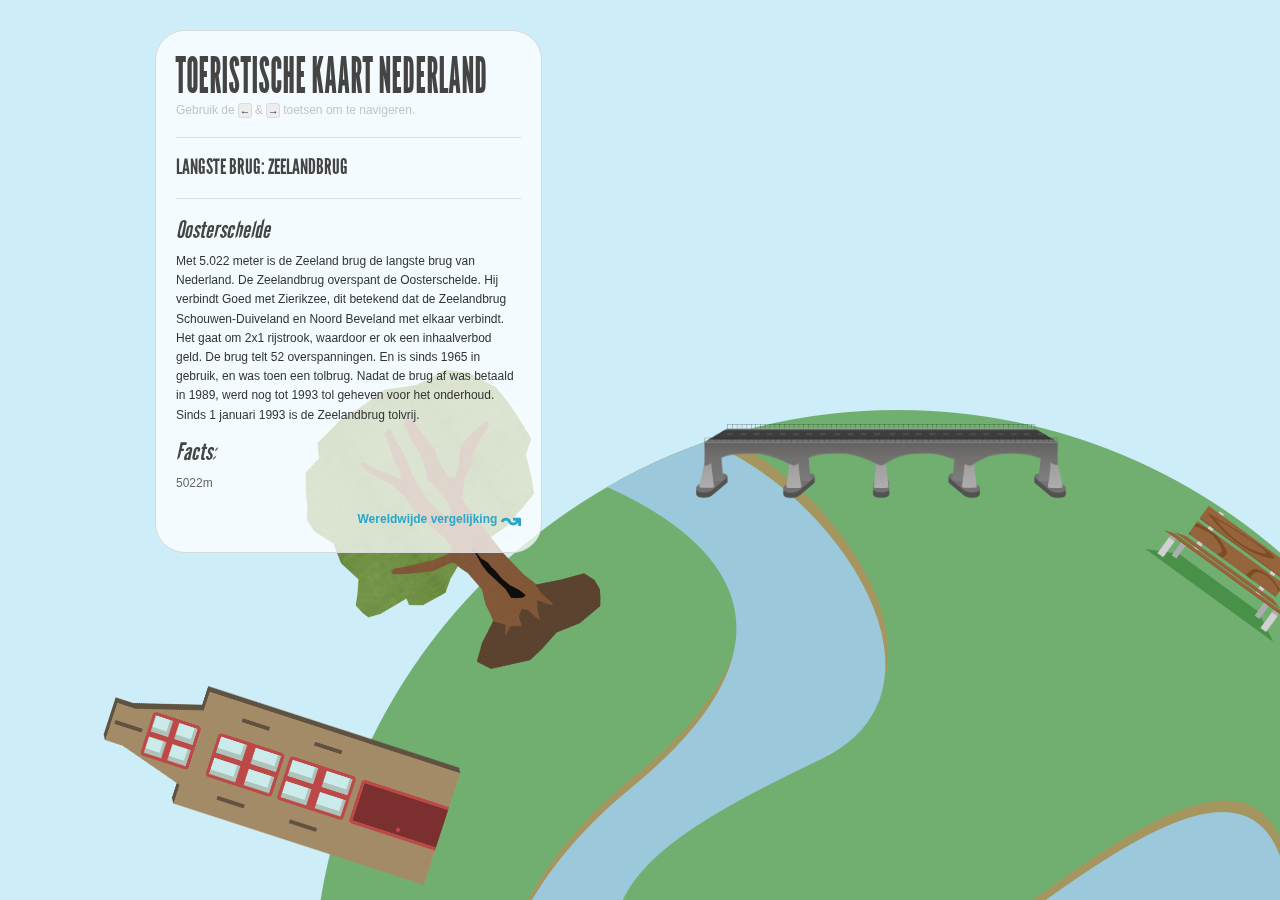
<file: Data verzamelen/Toeristische kaart/index.html>
<!DOCTYPE html>
<!--[if IE 8]>
<html class="no-js lt-ie9" lang="en"> <![endif]-->
<!--[if gt IE 8]><!-->
<html class="no-js" lang="en"> <!--<![endif]-->

<head>
    <meta charset="utf-8">
    <title>Toeristische kaart Nederland | Data</title>

    <meta name="description" content="">
    <meta name="keywords" content="">
    <meta name="HandheldFriendly" content="True">
    <meta name="MobileOptimized" content="320">
    <meta name="viewport" content="width=device-width, initial-scale=1, maximum-scale=1, user-scalable=no"/>
    <meta http-equiv="cleartype" content="on">

    <!-- iOS -->
    <meta name="apple-mobile-web-app-capable" content="yes">
    <meta name="apple-mobile-web-app-status-bar-style" content="black">
    <meta name="apple-mobile-web-app-title" content="Kaart">

    <!-- iPhone -->
    <link href="img/touch/apple-touch-icon-57x57-precomposed.png" sizes="57x57" rel="apple-touch-icon">
    <link href="img/startup/startup.png"
          media="(device-width: 320px) and (device-height: 480px)
                    and (-webkit-device-pixel-ratio: 1)"
          rel="apple-touch-startup-image">

    <!-- iPhone (Retina) -->
    <link href="img/touch/apple-touch-icon-114x114-precomposed.png" sizes="114x114" rel="apple-touch-icon">
    <link href="img/startup/startup-retina.png"
          media="(device-width: 320px) and (device-height: 480px)
                    and (-webkit-device-pixel-ratio: 2)"
          rel="apple-touch-startup-image">

    <!-- iPhone (Retina) iOS 7 -->
    <link rel="apple-touch-icon" href="img/touch/apple-touch-icon-120x120-precomposed.png" sizes="120x120">

    <!-- iPhone 5 -->
    <link href="img/startup/startup-retina-4in.png"
          media="(device-width: 320px) and (device-height: 568px)
                    and (-webkit-device-pixel-ratio: 2)"
          rel="apple-touch-startup-image">

    <!-- iPad -->
    <link href="img/touch/apple-touch-icon-72x72-precomposed.png" sizes="72x72" rel="apple-touch-icon">
    <link href="img/startup/startup-tablet-portrait.png"
          media="(device-width: 768px) and (device-height: 1024px)
                    and (orientation: portrait)
                    and (-webkit-device-pixel-ratio: 1)"
          rel="apple-touch-startup-image">
    <link href="img/startup/startup-tablet-landscape.png"
          media="(device-width: 768px) and (device-height: 1024px)
                    and (orientation: landscape)
                    and (-webkit-device-pixel-ratio: 1)"
          rel="apple-touch-startup-image">

    <!-- iPad iOS 7 -->
    <link rel="apple-touch-icon" href="img/touch/apple-touch-icon-76x76-precomposed.png" sizes="76x76">

    <!-- iPad (Retina) -->
    <link href="img/touch/apple-touch-icon-144x144-precomposed.png"
          sizes="144x144"
          rel="apple-touch-icon">
    <link href="img/startup/startup-tablet-portrait-retina.png"
          media="(device-width: 768px) and (device-height: 1024px)
                    and (orientation: portrait)
                    and (-webkit-device-pixel-ratio: 2)"
          rel="apple-touch-startup-image">
    <link href="img/startup/startup-tablet-landscape-retina.png"
          media="(device-width: 768px) and (device-height: 1024px)
                    and (orientation: landscape)
                    and (-webkit-device-pixel-ratio: 2)"
          rel="apple-touch-startup-image">

    <!-- iPad (Retina) iOS 7 -->
    <link rel="apple-touch-icon" href="img/touch/apple-touch-icon-152x152-precomposed.png" sizes="152x152">


    <!--<link rel="apple-touch-startup-image" href="img/startup/startup.png"/>-->
    <link rel="shortcut icon" href="favicon.ico" type="image/x-icon">


    <!-- Tile icon for Win8 (144x144 + tile color) -->
    <meta name="msapplication-TileImage" content="img/touch/apple-touch-icon-144x144-precomposed.png">
    <meta name="msapplication-TileColor" content="#222222">

    <link rel="stylesheet" href="css/normalize.css">
    <link rel="stylesheet" href="css/foundation.css">
    <link rel="stylesheet" href="css/style.css">

    <script src="js/custom.modernizr.js"></script>
</head>
<body>
<div class="container">
    <div class="clouds"></div>

    <div class="frame weather-clouds weather-cloudy"></div>
    <div class="frame weather-mist weather-unknown"></div>
    <div class="frame weather-rain weather-heavyRain"></div>
    <div class="frame weather-snow weather-storm"></div>
    <div class="frame weather-sun weather-sunny"></div>
    <div class="frame">

        <div class="row">

            <div class="large-5 columns">
                <div class="panel">
                    <div class="row">
                        <div class="small-12 columns">
                            <h1>Toeristische kaart Nederland</h1>
                            <span style="color:#c4c4c4; font-size:12px;">Gebruik de <kbd>&#8592;</kbd> & <kbd>&#8594;</kbd> toetsen om te navigeren.</span>
                        </div>
                    </div>
                    <div class="row">
                        <div class="small-12 columns">
                            <hr>
                        </div>
                    </div>
                    <div class="row">


                        <div class="small-10 columns">
                            <div class="title"></div>
							<div class="weather-text" id="weather-description"></div>
                        </div>
                        <div class="small-2 columns">
                            <div class="weather">

                            </div>
                        </div>

                    </div>
                    <div class="row">
                        <div class="small-12 columns">
                            <hr>
                        </div>
                    </div>

                    <div class="row">
                        <div class="small-12 columns">
                            <div class="place"></div>
                            <p class="text"></p>
                        </div>
                    </div>
                    <div class="row">
                        <div class="small-12 columns">
                            <div class="facts">Facts:</div>
                            <p class="fact-text"></p>
                        </div>
                    </div>
                    <div class="row">
                        <div class="small-12 columns">
                            <a href="#" id="slide_comp">Wereldwijde vergelijking  <span>&#8605;</span></a>
                        </div>
                    </div>
                </div>
            </div>
            <div class="large-5 columns">
                <div class="panel comp">
                    <div class="row">
                        <div class="small-12 columns">
                            <h1>Wereldwijde vergelijking:</h1>
                        </div>
                    </div>
                    <div class="row">
                        <div class="small-12 columns">
                            <hr>
                        </div>
                    </div>
                    <div class="row">


                        <div class="small-10 columns">
                            <div class="comp_title"></div>
                        </div>
                        <div class="small-2 columns">
                            <div class="comp_weather">

                            </div>
                        </div>

                    </div>
                    <div class="row">
                        <div class="small-12 columns">
                            <hr>
                        </div>
                    </div>

                    <div class="row">
                        <div class="small-12 columns">
                            <div class="comp_place"></div>
                            <p class="comp_text"></p>
                        </div>
                    </div>
                    <div class="row">
                        <div class="small-12 columns">
                            <div class="facts">Facts:</div>
                            <p class="comp_fact-text"></p>
                        </div>
                    </div>
                </div>
            </div>
        </div>

        <div class="world">
            <div id="tree1" class="part tree"></div>
            <div id="tree2" class="part tree"></div>
            <div id="brug" class="part"></div>
            <div id="diksteBoom" class="part"></div>
            <div id="hoogsteGebouw" class="part"></div>
            <div id="kleinsteDorp" class="part"></div>
            <div id="laagstePlek" class="part"></div>
            <div id="molen" class="part"></div>
            <div id="oudsteHuis" class="part"></div>
            <div id="scheefsteToren" class="part"></div>
            <div id="smalsteHuis" class="part"></div>
            <div id="stilstePlek" class="part"></div>

        </div>
    </div>
</div>
<script src="js/jquery-2.0.3.min.js"></script>
<script src="js/jquery-ui-1.10.3.min.js"></script>
<script src="js/foundation.min.js"></script>
<script src="js/application.class.js"></script>
<script src="js/script.js"></script>
</body>
</html>
</file>
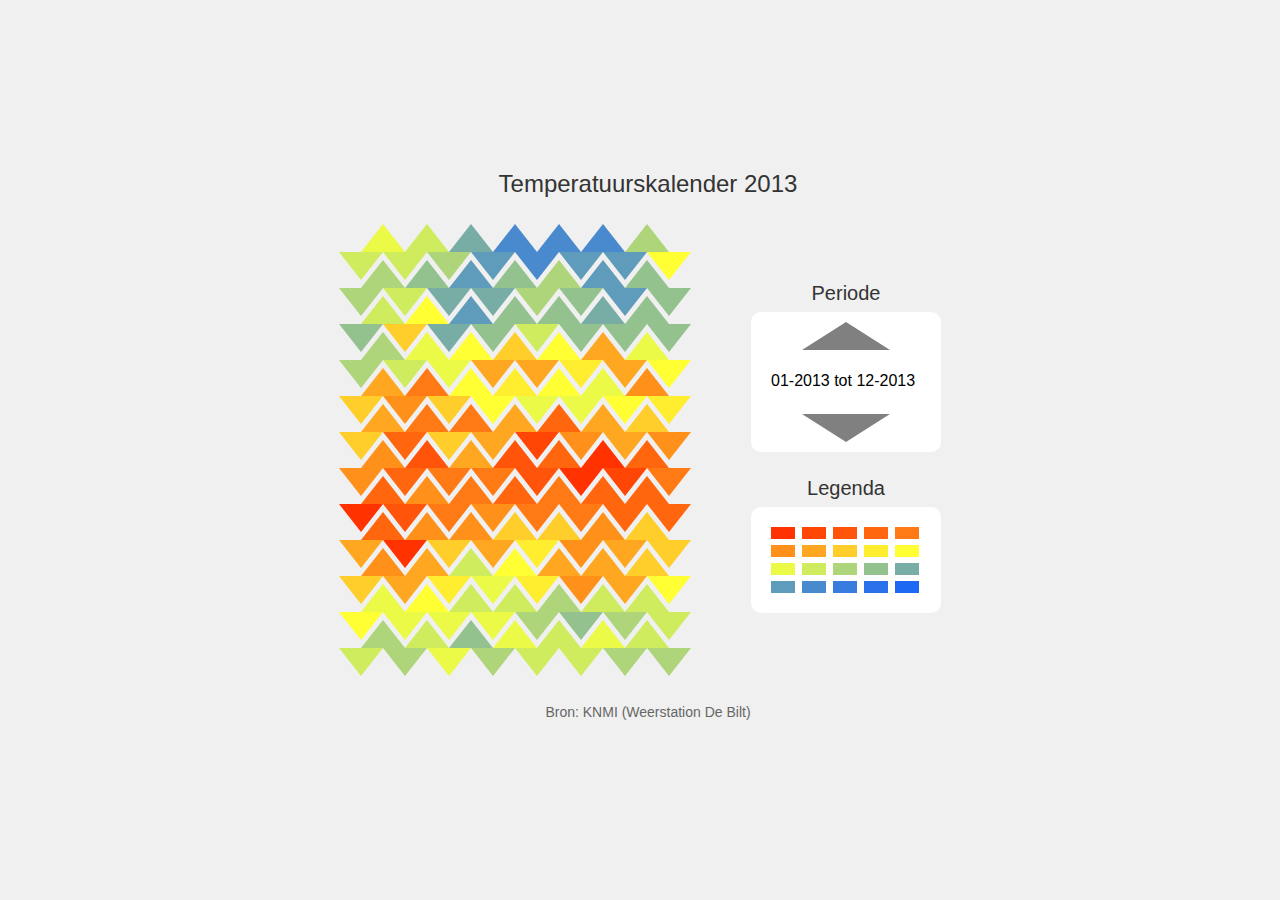
<file: Data visualiseren/Generatieve Kalender/index.html>
<!doctype html>
<head>
	<meta charset="utf-8">
	<title>Temperatuurskalender</title>
	<meta name="description" content="">
	<meta name="author" content="Tiggel">
	<link rel="stylesheet" href="css/style.css">
</head>
<body>
	<div class="title"></div>
	<div class="legend">
		<div class="text">Legenda</div>
		<div class="colors"></div>
	</div>
	<div class="image"></div>
	<div class="time">
		<div class="text">Periode</div>
		<div class="button-up"></div>
		<div class="year">2013</div>
		<div class="button-down"></div>
	</div>
	<div class="source">Bron: KNMI (Weerstation De Bilt)</div>
  </div>
	<script src="js/jquery-2.0.3.min.js"></script>
	<script src="js/data.js"></script>
	<script src="js/script.js"></script>
</body>
</html>
</file>
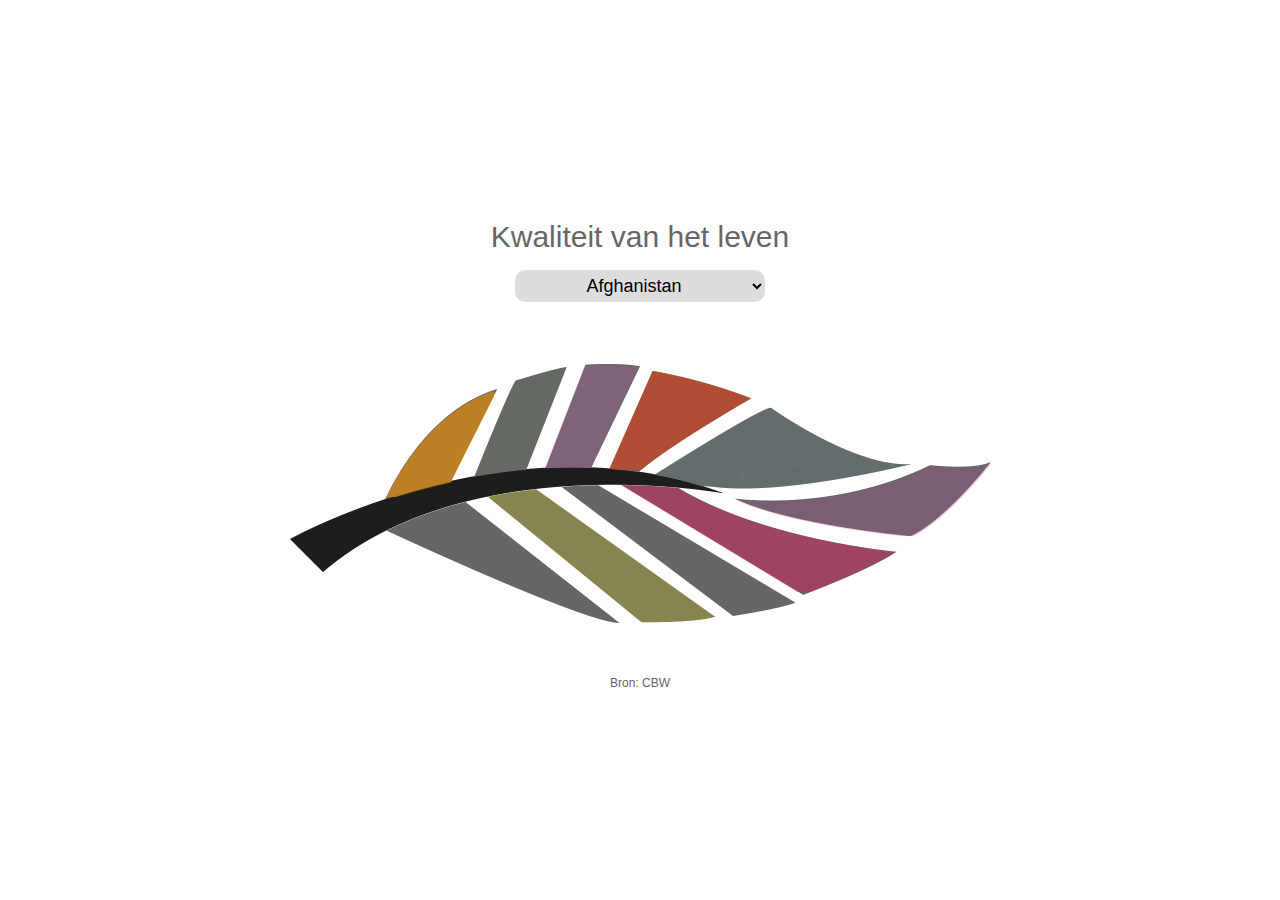
<file: Data visualiseren/Generatief les 3 en 4 - Logo/logo.html>
<!doctype html>
<head>
	<meta charset="utf-8">
	<title>Generatief logo</title>
	<meta name="description" content="">
	<meta name="author" content="">
	<link rel="stylesheet" href="css/style.css">
    <script src="js/jquery-2.0.3.min.js"></script>
	<script src="js/jquery-ui-1.10.3.min.js"></script>
	<script src="http://d3js.org/d3.v3.min.js" charset="utf-8"></script>
	<script src="js/script.js"></script>    
</head>
<body>
	<div class="background">
		<div class="container">
			<div class="title">Kwaliteit van het leven</div>
			<select class="dropdown" name="keuzes"></select>
			<div class="image">
				<div class="item" data-id="1"></div>
				<div class="item" data-id="2"></div>
				<div class="item" data-id="3"></div>
				<div class="item" data-id="4"></div>
				<div class="item" data-id="5"></div>
				<div class="item" data-id="6"></div>
				<div class="item" data-id="7"></div>
				<div class="item" data-id="8"></div>
				<div class="item" data-id="9"></div>
				<div class="item" data-id="10"></div>
			</div>
			<div id="bron">Bron: CBW</div>
		</div>
	</div>
</body>
</html>
</file>
<file: Data verzamelen/Toeristische kaart/css/style.css>
/* Regular */
@font-face {
    font-family: 'League Gothic';
    src: url('leaguegothic-italic-webfont.eot');
    src: url('leaguegothic-italic-webfont.eot?#iefix') format('embedded-opentype'),
         url('leaguegothic-italic-webfont.woff') format('woff'),
         url('leaguegothic-italic-webfont.ttf') format('truetype'),
         url('leaguegothic-italic-webfont.svg#league_gothic_italicregular') format('svg');
    font-weight: normal;
    font-style: italic;

}

/* Italic */
@font-face {
    font-family: 'League Gothic';
    src: url('leaguegothic-regular-webfont.eot');
    src: url('leaguegothic-regular-webfont.eot?#iefix') format('embedded-opentype'),
         url('leaguegothic-regular-webfont.woff') format('woff'),
         url('leaguegothic-regular-webfont.ttf') format('truetype'),
         url('leaguegothic-regular-webfont.svg#league_gothicregular') format('svg');
    font-weight: normal;
    font-style: normal;

}

/* Condensed */
@font-face {
    font-family: 'League Gothic Condensed';
    src: url('leaguegothic-condensed-regular-webfont.eot');
    src: url('leaguegothic-condensed-regular-webfont.eot?#iefix') format('embedded-opentype'),
         url('leaguegothic-condensed-regular-webfont.woff') format('woff'),
         url('leaguegothic-condensed-regular-webfont.ttf') format('truetype'),
         url('leaguegothic-condensed-regular-webfont.svg#league_gothic_condensed-Rg') format('svg');
    font-weight: normal;
    font-style: normal;

}

/* Condensed Italic */
@font-face {
    font-family: 'League Gothic Condensed';
    src: url('leaguegothic-condensed-italic-webfont.eot');
    src: url('leaguegothic-condensed-italic-webfont.eot?#iefix') format('embedded-opentype'),
         url('leaguegothic-condensed-italic-webfont.woff') format('woff'),
         url('leaguegothic-condensed-italic-webfont.ttf') format('truetype'),
         url('leaguegothic-condensed-italic-webfont.svg#league_gothic_condensed_itaRg') format('svg');
    font-weight: normal;
    font-style: italic;
}

body
{
	background: #cdeef9;
}

.container
{
    -webkit-backface-visibility: hidden;
}
.container .frame
{
	position: absolute;
	width: 100%;
	height: 100%;
	overflow: hidden;
	background-position: 0px 0px;
	-webkit-background-size: cover;
	-moz-background-size: cover;
	-o-background-size: cover;
	background-size: cover;
}

.comp_panel{
    float: right;
}

.frame .panel
{
    border-radius: 30px;
   	background: rgba(255, 255, 255, 0.75);
   	z-index: 1;
    margin: 30px 0 0 0px;
    position: relative;
}
.frame .panel h1{
    font-family: 'league gothic condensed';
    text-transform: uppercase;
    color: #444;
    font-size: 50px;
    font-weight: 100;
    margin: 0;
}

.frame .panel p{
font-size: 0.75em;
    margin-top:10px;
}

.panel .title, .panel .comp_title
{
    font-family: 'league gothic';
    text-transform: uppercase;
	color: #444;
	font-size: 21px;
}
.panel .place, .panel .comp_place
{
	color: #444;

	font-size: 24px;
    font-family: 'league gothic';
    font-style: italic;

}

.panel .facts
{
	color: #444;

	font-size: 24px;
    font-family: 'league gothic';
    font-style: italic;

}
.panel .text,
{
	color: #666;
	font-size: 15px;
}

.panel a#slide_comp{
    font-size: 0.75em;
    float: right;
    font-weight: bold;
}
.panel a#slide_comp span{
    font-size: 2em;
    vertical-align:middle;
}
.comp{
    display: none;
}
.panel .fact-text
{
	color: #666;
	font-size: 15px;
}
/*.container .clouds {*/
	/*position: absolute;*/
	/*width: 100%;*/
	/*height: 100%;*/
	/*overflow: hidden;*/
	/*background-image: url('../img/clouds.png');*/
	/*background-repeat: repeat-x;*/
	/*background-position: 0px 100px;*/
	/*-webkit-animation: clouds 60s linear infinite;*/
/*}*/
.container .frame .world
{
	position: absolute;
	top: -250px;
	left: 70%;
	margin: 0 0 0 -1250px;
	width: 2500px;
	height: 2500px;
	background: url('../img/world.png') no-repeat;
	background-size: contain;
	transform: rotate(0deg);
}
@-webkit-keyframes clouds
{
  0%    { background-position: 0px 100px; }
  100%  { background-position: 1000px 100px; }
}

.part {
	position: absolute;
    -webkit-backface-visibility: hidden;
}
#brug {
	background: url('../img/brug.png') no-repeat;
	background-size: 20%;
	width: 1920px;
	height: 1080px;
	top: 550px;
	left: 1050px;
}

.tree {
	background: url('../img/boompje.png') no-repeat;
	background-size: 15%;
	width: 834px;
	height: 1064px;
}

#tree1 {
	top: 420px;
	left: 673px;
	transform: rotate(270deg);
	-webkit-transform:rotate(270deg);
	-moz-transform:rotate(270deg);
}

#tree2 {
	top: 960px;
	left: 580px;
	transform: rotate(162deg);
	-webkit-transform:rotate(162deg);
	-moz-transform:rotate(162deg);
}

#diksteBoom {
	background: url('../img/dikste boom.png') no-repeat;
	background-size: 30%;
	width: 1920px;
	height: 1080px;
	top: 150px;
	left: 610px;
	transform: rotate(324deg);
	-webkit-transform:rotate(324deg);
	-moz-transform:rotate(324deg);
}

#hoogsteGebouw {
	background: url('../img/hoogste-gebouw.png') no-repeat;
	background-size: 40%;
	width: 430px;
	height: 1080px;
	top: 720px;
	left: 1400px;
	transform: rotate(72deg);
	-webkit-transform:rotate(72deg);
	-moz-transform:rotate(72deg);
}

#kleinsteDorp {
	background: url('../img/kleinste dorp.png') no-repeat;
	background-size: 20%;
	width: 1920px;
	height: 1080px;
	top: 1400px;
	left: 200px;
	transform: rotate(108deg);
	-webkit-transform:rotate(108deg);
	-moz-transform:rotate(108deg);
}

#laagstePlek {
	background: url('../img/laagste plek.png') no-repeat;
	background-size: 20%;
	width: 1920px;
	height: 1080px;
	top: 1200px;
	left: -100px;
	transform: rotate(144deg);
	-webkit-transform:rotate(144deg);
	-moz-transform:rotate(144deg);
}

#molen {
	background: url('../img/molen.png') no-repeat;
	background-size: 20%;
	width: 1920px;
	height: 1080px;
	top: 900px;
	left: -400px;
	transform: rotate(180deg);
	-webkit-transform:rotate(180deg);
	-moz-transform:rotate(180deg);
}

#oudsteHuis {
	background: url('../img/oudste stenen huis.png') no-repeat;
	background-size: 20%;
	width: 1920px;
	height: 1080px;
	top: 430px;
	left: -340px;
	transform: rotate(216deg);
	-webkit-transform:rotate(216deg);
	-moz-transform:rotate(216deg);
}

#scheefsteToren {
	background: url('../img/scheeftste-toren.png') no-repeat;
	background-size: 35%;
	width: 350px;
	height: 898px;
	top: 900px;
	left: 740px;
	transform: rotate(252deg);
	-webkit-transform:rotate(252deg);
	-moz-transform:rotate(252deg);
}

#smalsteHuis {
	background: url('../img/smalste-huis.png') no-repeat;
	background-size: 35%;
	width: 350px;
	height: 898px;
	top: 550px;
	left: 750px;
	transform: rotate(288deg);
	-webkit-transform:rotate(288deg);
	-moz-transform:rotate(288deg);
}

#stilstePlek {
	background: url('../img/stilste plek.png') no-repeat;
	background-size: 45%;
	width: 350px;
	height: 898px;
	top: 750px;
	left: 1250px;
	transform: rotate(36deg);
	-webkit-transform:rotate(36deg);
	-moz-transform:rotate(36deg);
}

.weather {
    font-family: 'league gothic';
    font-size: 19px;
	min-width: 50px;
}
.weather-text {
    font-family: 'league gothic';
    font-size: 14px;
    text-transform: uppercase;
    color: #c4c4c4;
    font-weight: normal;
}

.weather-rain {
	display: none;
	background-image: url('../img/weer/regen_background.png');
	opacity: 0.5;
}

.weather-sun {
	display: none;
	background-image: url('../img/sun.png');

}

.weather-snow {
	display: none;
	background-image: url('../img/weer/sneeuw.png');
}

.weather-mist {
	display: none;
	background-image: url('../img/weer/mist_background.png');

}

.weather-clouds {
	display: none;
	background-image: url('../img/weer/bg-clouds.png');
}
</file>
<file: Data visualiseren/Generatieve Kalender/css/style.css>
* {
}
body {
	background: #f0f0f0;
}
.title
{
	position: absolute;
	top: 50%;
	width: 100%;
	margin-top: -280px;
	color: #333;
	font-size: 24px;
	font-family: "HelveticaNeue-Light", "Helvetica Neue Light", "Helvetica Neue", Helvetica, Arial, sans-serif;
	text-align: center;
	-webkit-font-smoothing: antialiased;
}
.source
{
	position: absolute;
	top: 50%;
	width: 100%;
	margin-top: 254px;
	color: #666;
	font-size: 14px;
	font-family: "HelveticaNeue-Light", "Helvetica Neue Light", "Helvetica Neue", Helvetica, Arial, sans-serif;
	text-align: center;
	-webkit-font-smoothing: antialiased;
}
.legend
{
	position: absolute;
	top: 50%;
	left: 50%;
	width: 150px;
	margin-left: 111px;
	margin-top: 57px;
	padding: 20px;
	background: #fff;
	border-radius: 10px;
}
.legend .color
{
	position: relative;
	width: 24px;
	height: 12px;
	float: left;
	cursor: pointer;
}
.legend .color:not(:last-child)
{
	/*margin-bottom: 2px;*/
}
.legend .color:not(:nth-child(5n-4))
{
	margin-left: 7px;
}
.legend .color:nth-child(1n+6)
{
	margin-top: 6px;
}
.image
{
	position: absolute;
	top: 50%;
	left: 50%;
	width: 352px;
	height: 452px;
	margin-left: -301px;
	margin-top: -226px;
	padding-top: 20px;
	overflow: hidden;
}
.image .row
{
	position: relative;
	margin-top: -20px;
	width: 100%;
	height: 56px;
}
.triangle-down
{
	position: absolute;
	width: 0;
	height: 0;
	border-left: 22px solid transparent;
	border-right: 22px solid transparent;
	border-top: 28px solid white;
}
.triangle-down-move
{
	-webkit-animation: animationMoveDown 1s ease-in-out infinite;
}
.number-down
{
	position: absolute;
	width: 30px;
	top: -27px;
	left: -15px;
	color: #000;
	font-size: 12px;
	font-family: "HelveticaNeue-Light", "Helvetica Neue Light", "Helvetica Neue", Helvetica, Arial, sans-serif;
	text-align: center;
}
.triangle-up
{
	position: absolute;
	width: 0;
	height: 0;
	border-left: 22px solid transparent;
	border-right: 22px solid transparent;
	border-bottom: 28px solid white;
}
.triangle-up-move
{
	-webkit-animation: animationMoveUp 1s ease-in-out infinite;
}
.number-up
{
	position: absolute;
	width: 30px;
	top: 12px;
	left: -15px;
	color: #000;
	font-size: 12px;
	font-family: "HelveticaNeue-Light", "Helvetica Neue Light", "Helvetica Neue", Helvetica, Arial, sans-serif;
	text-align: center;
}
.time
{
	position: absolute;
	top: 50%;
	left: 50%;
	width: 150px;
	height: 100px;
	margin-left: 111px;
	margin-top: -138px;
	padding: 20px;
	background: white;
	border-radius: 10px;
}
.time .text, .legend .text
{
	position: absolute;
	top: -30px;
	margin-left: -20px;
	width: 100%;
	height: 40px;
	color: #333;
	font-size: 20px;
	font-family: "HelveticaNeue-Light", "Helvetica Neue Light", "Helvetica Neue", Helvetica, Arial, sans-serif;
	text-align: center;
	-webkit-font-smoothing: antialiased;
}
.time .button-up, .time .button-down
{
	position: absolute;
	left: 50%;
	margin-left: -44px;
	width: 0;
	height: 0;
	border-left: 44px solid transparent;
	border-right: 44px solid transparent;
	cursor: pointer;
}
.time .year
{
	position: absolute;
	top: 50%;
	margin-top: -10px;
	height: 20px;
	color: #000;
	font-size: 16px;
	font-family: "HelveticaNeue-Light", "Helvetica Neue Light", "Helvetica Neue", Helvetica, Arial, sans-serif;
	text-align: center;
}
.time .button-up
{
	top: 10px;
	border-bottom: 28px solid gray;
}
.time .button-up:active
{
	border-bottom-color: #666;
}
.time .button-down
{
	bottom: 10px;
	border-top: 28px solid gray;
}
.time .button-down:active
{
	border-top-color: #666;
}
@-webkit-keyframes animationMoveUp
{
	0%   { border-right: 22px solid transparent; border-left: 22px solid transparent; margin-left: 0px; }
	/*50%  {  opacity: 0.9; border-right: 22px solid transparent; border-right-width: 18px; border-left-width: 18px; border-bottom-width: 35px; margin-left: 4px; margin-top: -7px; }*/
	50%	 { opacity: 0.8; }
	100% { border-right: 22px solid transparent; border-left: 22px solid transparent; margin-left: 0px; }
}
@-webkit-keyframes animationMoveDown
{
	0%   { border-right: 22px solid transparent; border-left: 22px solid transparent; margin-left: 0px; }
	/*50%  {  opacity: 0.9; border-right: 22px solid transparent; border-right-width: 18px; border-left-width: 18px; border-top-width: 35px; margin-left: 4px; margin-top: 0px; }*/
	50%  { opacity: 0.8; }
	100% { border-right: 22px solid transparent; border-left: 22px solid transparent; margin-left: 0px; }
}
</file>
<file: Data visualiseren/Generatief les 3 en 4 - Logo/css/style.css>
* {
	padding: 0;
	margin: 0;
	border: 0;
}
body
{
}
h2
{
	width:100%;
	margin-top:5%;
	text-align:center;
	font-size:36px;
	color: #fff;
	background: -moz-linear-gradient(top, #bfd255 0%, #a0b76a 31%, #94a868 70%, #9ecb2d 100%);
	opacity:1;
}

#tooltip {
	z-index:200;
	background:#000;
	color:#fff;
	width:130px;
	padding:10px;
	height:auto;
	border-radius:20px;
	text-align: center;
	font-weight:bolder;
	font-family: Tahoma, Geneva, sans-serif;
}
.dropdown {
/*	padding-top:20px;
*/	
	position: absolute;
	top: 90px;
	left: 50%;
	margin-left: -125px;
	font-family: Tahoma, Geneva, sans-serif;
	font-size:18px;
	float: left;
	text-align: center;
	background: #ddd;
	padding: 5px;
	width: 250px;
	border-radius: 10px;
}

.background
{
	position: absolute;
	top: 0;
	left: 0;
	right: 0;
	bottom: 0;
	background: url('http://farm9.staticflickr.com/8336/8435619661_9461d7c3a1.jpg');
	background-size: cover !important;
}

.container
{
	position: absolute;
	width: 960px;
	height: 540px;
	top: 50%;
	left: 50%;
	margin: -270px 0 0 -480px;
	background: rgba(255, 255, 255, 0.9);
	border-radius: 20px;
}
.container .title
{
	position: absolute;
	width: 100%;
	top: 40px;
	color: #666;
	font-size: 30px;
	font-family: Helvetica, Arial, sans-serif;
	text-align: center;
}
.container .image
{
	position: absolute;
	top: 58%;
	left: 50%;
	margin: -130px 0 0 -350px;
	width: 700px;
	height: 260px;
	background: url('../img/blad.png') no-repeat;
}
.container .image .item
{
	position: absolute;
	background-repeat: no-repeat;
	opacity: 0;
}
#bron
{
	position: absolute;
	width: 100%;
	color: #eee;
	bottom: 30px;
	color: #666;
	font-size: 12px;
	text-align: center;
	font-family: Helvetica, Arial, sans-serif;
}
.container .image .item[data-id="1"]
{
	top: 23px;
	left: 92px;
	width: 112px;
	height: 111px;
	background: url('../img/blad-1.png');
}
.container .image .item[data-id="2"]
{
	top: 3px;
	left: 182px;
	width: 93px;
	height: 110px;
	background: url('../img/blad-2.png');
}
.container .image .item[data-id="3"]
{
	top: 1px;
	left: 255px;
	width: 95px;
	height: 104px;
	background: url('../img/blad-3.png');
}
.container .image .item[data-id="4"]
{
	top: 6px;
	left: 318px;
	width: 142px;
	height: 101px;
	background: url('../img/blad-4.png');
}
.container .image .item[data-id="5"]
{
	top: 43px;
	left: 363px;
	width: 256px;
	height: 82px;
	background: url('../img/blad-5.png');
}
.container .image .item[data-id="6"]
{
	top: 136px;
	left: 96px;
	width: 232px;
	height: 121px;
	background: url('../img/blad-6.png');
}
.container .image .item[data-id="7"]
{
	top: 125px;
	left: 196px;
	width: 227px;
	height: 134px;
	background: url('../img/blad-7.png');
}
.container .image .item[data-id="8"]
{
	top: 121px;
	left: 272px;
	width: 233px;
	height: 131px;
	background: url('../img/blad-8.png');
}
.container .image .item[data-id="9"]
{
	top: 119px;
	left: 330px;
	width: 274px;
	height: 110px;
	background: url('../img/blad-9.png');
}
.container .image .item[data-id="10"]
{
	top: 99px;
	left: 445px;
	width: 255px;
	height: 74px;
	background: url('../img/blad-10.png');
}
</file>
